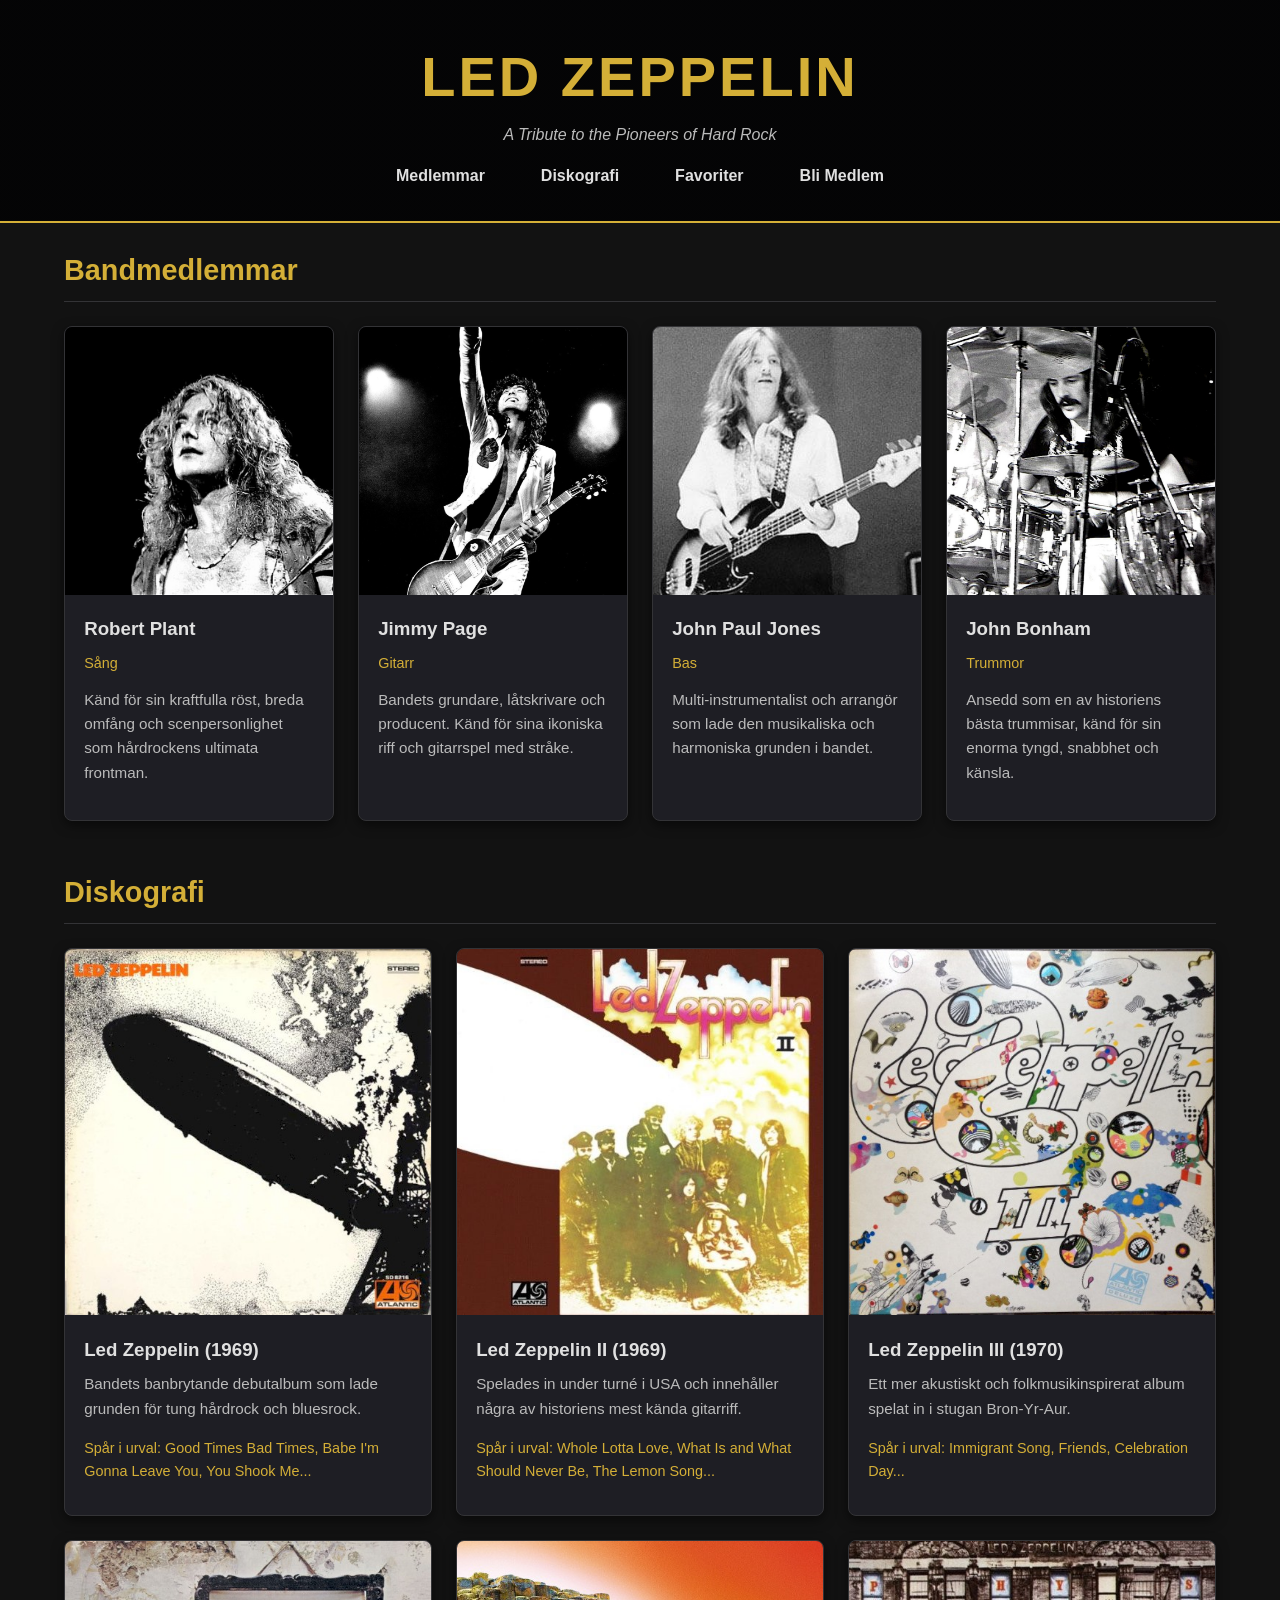
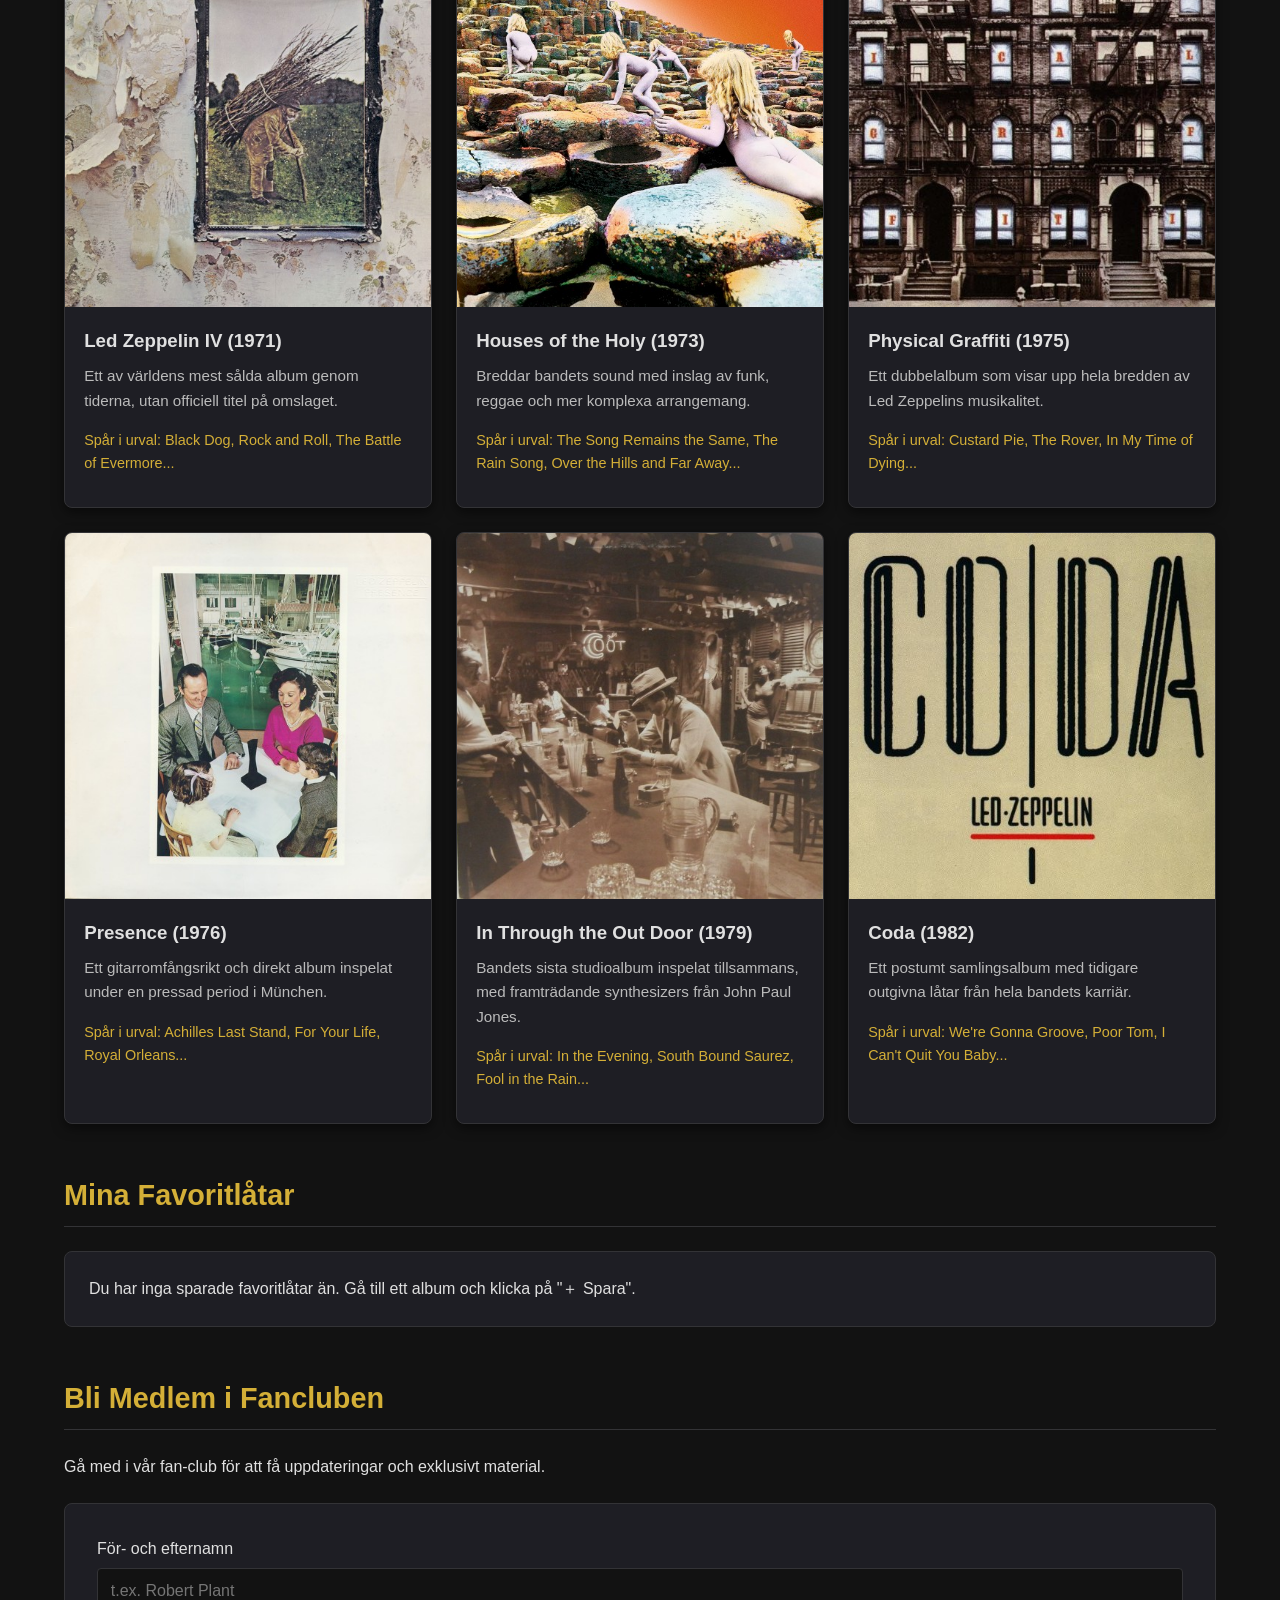
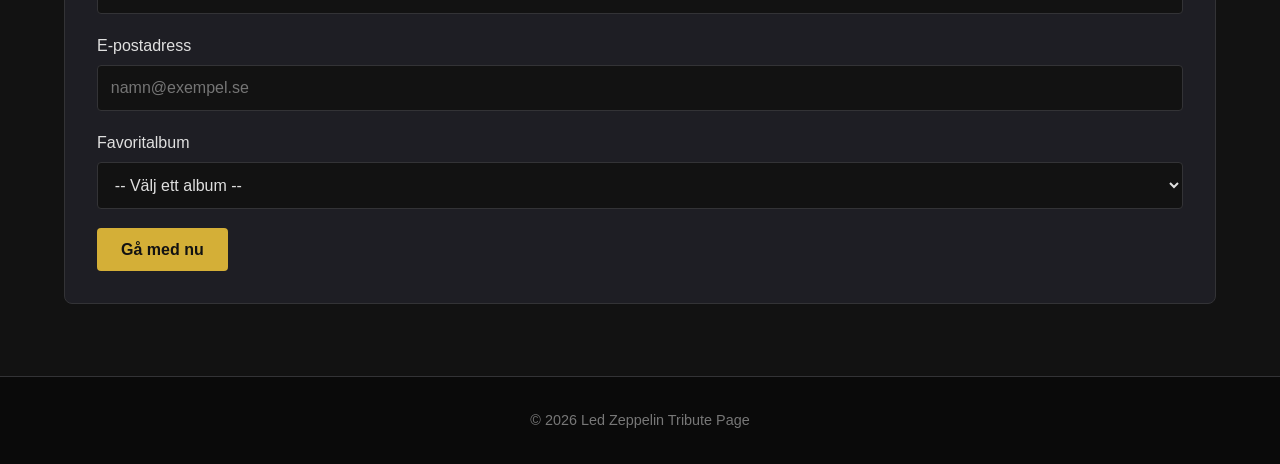
<file: index.html>
<!DOCTYPE html>
<html lang="sv">
<head>
    <meta charset="UTF-8">
    <meta name="viewport" content="width=device-width, initial-scale=1.0">
    <title>Led Zeppelin - A Tribute</title>
    <link rel="stylesheet" href="css/style.css">
</head>
<body>

    <header class="site-header">
        <div class="header-content">
            <h1>LED ZEPPELIN</h1>
            <p class="subtitle">A Tribute to the Pioneers of Hard Rock</p>
        </div>
        <nav class="main-nav">
            <ul>
                <li><a href="#members">Medlemmar</a></li>
                <li><a href="#albums">Diskografi</a></li>
                <li><a href="#favorites">Favoriter</a></li>
                <li><a href="#join-section">Bli Medlem</a></li>
            </ul>
        </nav>
    </header>

    <main class="container">

        <section id="members" class="section">
            <h2>Bandmedlemmar</h2>
            <div class="grid-container members-grid">
                </div>
        </section>

        <section id="albums" class="section">
            <h2>Diskografi</h2>
            <div class="grid-container albums-grid">
                </div>
        </section>

        <section id="favorites" class="favorite-tracks-section section">
            <h2>Mina Favoritlåtar</h2>
            <div id="favorite-tracks-container">
                </div>
        </section>

        <section id="join-section" class="form-section section">
            <h2>Bli Medlem i Fancluben</h2>
            <p style="margin-bottom: 1.5rem;">Gå med i vår fan-club för att få uppdateringar och exklusivt material.</p>
            
            <form id="signup-form" novalidate>
                <div class="form-group">
                    <label for="fullname">För- och efternamn</label>
                    <input type="text" id="fullname" class="form-control" placeholder="t.ex. Robert Plant">
                    <span class="error-message"></span>
                </div>

                <div class="form-group">
                    <label for="email">E-postadress</label>
                    <input type="email" id="email" class="form-control" placeholder="namn@exempel.se">
                    <span class="error-message"></span>
                </div>

                <div class="form-group">
                    <label for="favorite-album">Favoritalbum</label>
                    <select id="favorite-album" class="form-control">
                        <option value="">-- Välj ett album --</option>
                        <option value="Led Zeppelin I">Led Zeppelin I (1969)</option>
                        <option value="Led Zeppelin II">Led Zeppelin II (1969)</option>
                        <option value="Led Zeppelin III">Led Zeppelin III (1970)</option>
                        <option value="Led Zeppelin IV">Led Zeppelin IV (1971)</option>
                        <option value="Houses of the Holy">Houses of the Holy (1973)</option>
                        <option value="Physical Graffiti">Physical Graffiti (1975)</option>
                        <option value="Presence">Presence (1976)</option>
                        <option value="In Through the Out Door">In Through the Out Door (1979)</option>
                        <option value="Coda">Coda (1982)</option>
                    </select>
                    <span class="error-message"></span>
                </div>

                <button type="submit" class="btn-submit">Gå med nu</button>
                <div id="form-feedback" class="form-feedback hidden"></div>
            </form>
        </section>

    </main>

    <footer class="site-footer">
        <p>&copy; 2026 Led Zeppelin Tribute Page</p>
    </footer>

    <script src="js/main.js"></script>
    <script src="js/validation.js"></script>
</body>
</html>
</file>
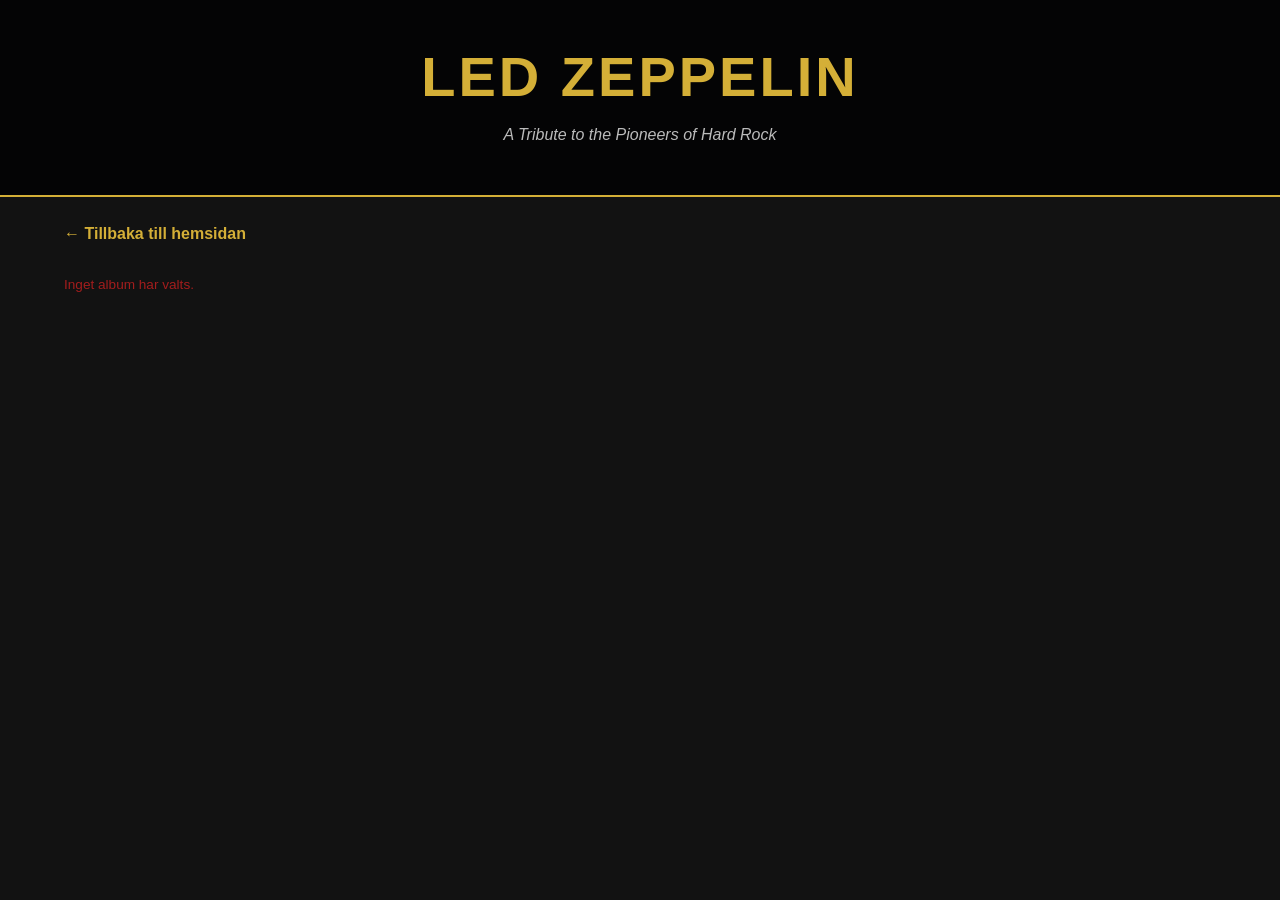
<file: album-details.html>
<!DOCTYPE html>
<html lang="sv">
<head>
    <meta charset="UTF-8">
    <meta name="viewport" content="width=device-width, initial-scale=1.0">
    <title>Albumdetaljer - Led Zeppelin</title>
    <link rel="stylesheet" href="css/style.css">
</head>
<body>

    <header class="site-header">
        <h1>LED ZEPPELIN</h1>
        <p class="subtitle">A Tribute to the Pioneers of Hard Rock</p>
       
    </header>

    <main class="container">
        <a href="index.html" class="back-link">&larr; Tillbaka till hemsidan</a>
        
        <section id="album-detail-container" class="album-detail-container">
            <p>Laddar album... </p>
        </section>
    </main>

    <script src="js/main.js"></script>
</body>
</html>
</file>
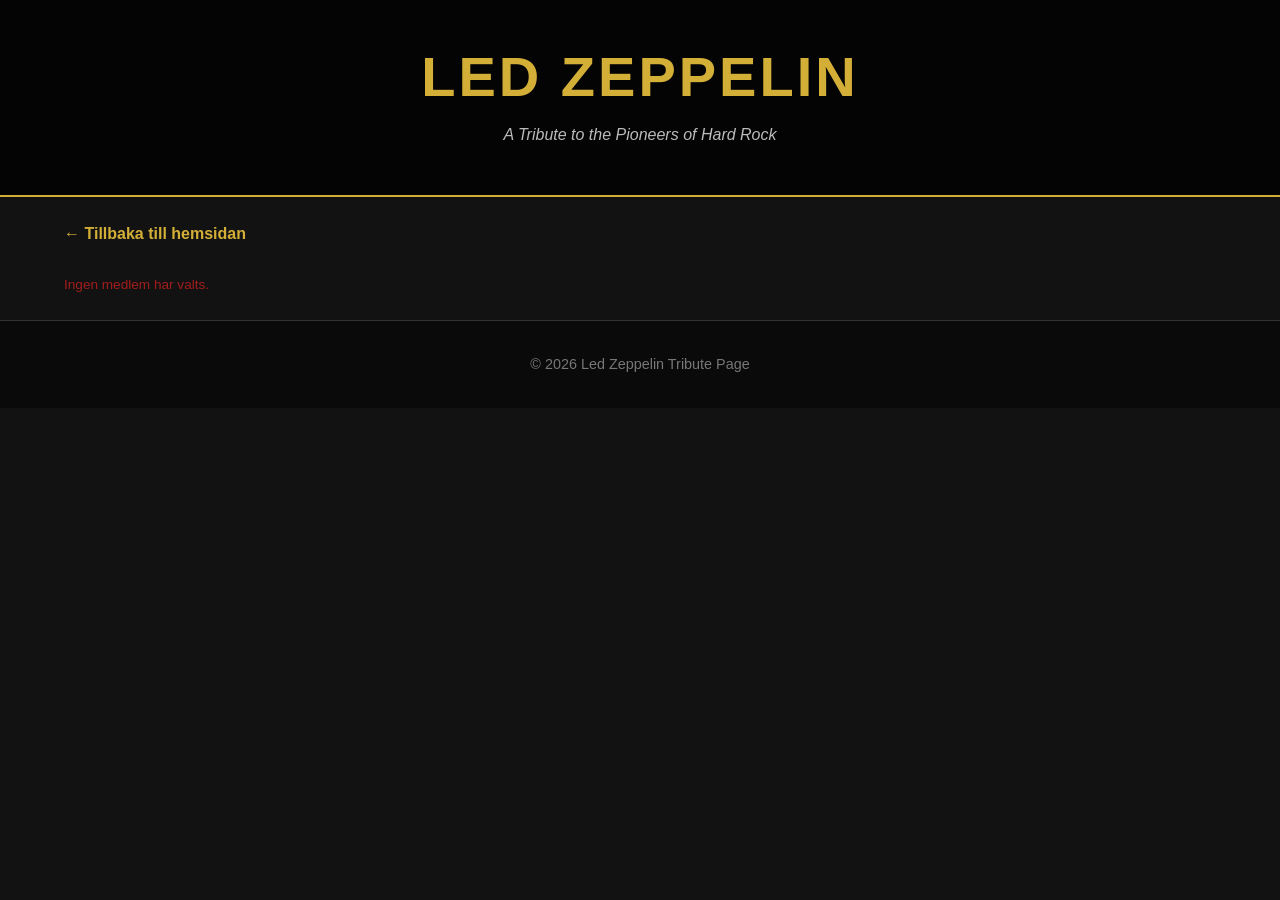
<file: member-details.html>
<!DOCTYPE html>
<html lang="sv">
<head>
    <meta charset="UTF-8">
    <meta name="viewport" content="width=device-width, initial-scale=1.0">
    <title>Medlemsdetaljer - Led Zeppelin</title>
    <link rel="stylesheet" href="css/style.css">
</head>
<body>

    <header class="site-header">
        <h1>LED ZEPPELIN</h1>
        <p class="subtitle">A Tribute to the Pioneers of Hard Rock</p>
        
    </header>

    <main class="container">
        <a href="index.html" class="back-link">&larr; Tillbaka till hemsidan</a>
        
        <section id="member-detail-container" class="member-detail-container">
            <p>Laddar medlemsinformation... </p>
        </section>
    </main>

    <footer class="site-footer">
        <p>&copy; 2026 Led Zeppelin Tribute Page</p>
    </footer>

    <script src="js/main.js"></script>
</body>
</html>
</file>
<file: css/style.css>
:root {
  --bg-primary: #121212;        
  --bg-secondary: #1E1E24;      
  --text-main: #E0E0E0;        
  --accent-gold: #D4AF37;       
  --accent-hover: #F0C441;      
  --accent-crimson: #A31D1D;    
  --border-color: #333336;      
}


* {
    box-sizing: border-box;
    margin: 0;
    padding: 0;
}


img {
    max-width: 100%;
    height: auto;
    display: block;
}

body {
    font-family: 'Segoe UI', Tahoma, Geneva, Verdana, sans-serif;
    line-height: 1.6;
    background-color: var(--bg-primary);
    color: var(--text-main);
}

/* --- HEADER & NAV --- */
.site-header {
    background: linear-gradient(rgba(0,0,0,0.85), rgba(0,0,0,0.85)), var(--bg-secondary);
    color: var(--accent-gold);
    text-align: center;
    padding: 2rem 1rem;
    border-bottom: 2px solid var(--accent-gold);
}

.site-header h1 {
    font-size: 2.5rem;
    letter-spacing: 3px;
}

.subtitle {
    font-style: italic;
    color: #bbb;
    margin-bottom: 1rem;
}

.main-nav ul {
    list-style: none;
    display: flex;
    justify-content: center;
    gap: 1.5rem;
    flex-wrap: wrap;
}

.main-nav a {
    color: var(--text-main);
    text-decoration: none;
    font-weight: bold;
    padding: 0.5rem 1rem;
    transition: color 0.3s ease;
}

.main-nav a:hover,
.main-nav a.active {
    color: var(--accent-gold);
}
/* --- CONTAINER & SECTIONS --- */
.container {
    max-width: 1200px;
    margin: 0 auto;
    padding: 1.5rem;
}

.section {
    margin-bottom: 3rem;
}

.section h2 {
    color: var(--accent-gold);
    border-bottom: 1px solid var(--border-color);
    padding-bottom: 0.5rem;
    margin-bottom: 1.5rem;
    font-size: 1.8rem;
}

/* --- CSS GRID LAYOUT --- */
.grid-container {
    display: grid;
    gap: 1.5rem;
    grid-template-columns: 1fr;
}

/* --- KORT --- */
.card {
    background-color: var(--bg-secondary);
    border-radius: 8px;
    overflow: hidden;
    border: 1px solid var(--border-color);
    display: flex;
    flex-direction: column;
    box-shadow: 0 4px 12px rgba(0, 0, 0, 0.5);
    transition: transform 0.3s ease, box-shadow 0.3s ease, border-color 0.3s ease;
}


.card:hover {
    transform: translateY(-6px);
    box-shadow: 0 8px 24px rgba(212, 175, 55, 0.2);
    border-color: var(--accent-gold);
}

.card img {
    width: 100%;
    height: auto;
    aspect-ratio: 1 / 1;
    object-fit: cover;
    display: block;
}

.card-body {
    padding: 1.2rem;
    display: flex;
    flex-direction: column;
    flex-grow: 1;
}

.card-title {
    color: var(--text-main);
    margin-bottom: 0.5rem;
}

.card-subtitle {
    color: var(--accent-gold);
    font-size: 0.9rem;
    margin-bottom: 0.8rem;
}

.card-text {
    font-size: 0.95rem;
    color: #bbb;
    margin-bottom: 1rem;
}

/* --- KLICKBARA LÄNKAR I KORT --- */
.card-link {
    text-decoration: none;
    color: inherit;
    display: flex;
    flex-direction: column;
    height: 100%;
}

.card-link:visited,
.card-link:active,
.card-link:focus {
    color: inherit;
    text-decoration: none;
}

/* --- Album-details & Member-details --- */
.back-link {
    display: inline-block;
    color: var(--accent-gold);
    text-decoration: none;
    font-weight: bold;
    margin-bottom: 1.5rem;
    transition: color 0.2s ease;
}

.back-link:hover {
    color: var(--accent-hover);
    text-decoration: underline;
}

.album-detail-card {
    background-color: var(--bg-secondary);
    border: 1px solid var(--border-color);
    border-radius: 8px;
    padding: 1.5rem;
    display: flex;
    flex-direction: column;
    gap: 1.5rem;
}

.album-detail-card img {
    width: 100%;
    max-width: 350px;
    border-radius: 6px;
    object-fit: cover;
    margin: 0 auto;
}

.album-detail-info h2 {
    color: var(--accent-gold);
    margin-bottom: 0.5rem;
}

.album-detail-info .description {
    margin-bottom: 1.5rem;
    color: var(--text-main);
}

.album-detail-info h3 {
    color: var(--text-main);
    border-bottom: 1px solid var(--border-color);
    padding-bottom: 0.3rem;
    margin-bottom: 0.8rem;
}

/* --- LÅTLISTA --- */
.track-list {
    list-style: none;
    counter-reset: track-counter;
    padding: 0;
    margin-top: 1rem;
}

.track-list li {
    counter-increment: track-counter;
    display: flex;
    align-items: center;
    padding: 0.6rem 0.8rem;
    margin-bottom: 0.4rem;
    background-color: var(--bg-primary);
    border-radius: 4px;
    border-left: 3px solid transparent;
    transition: background-color 0.2s ease, border-color 0.2s ease;
    font-size: 0.95rem;
    color: var(--text-main);
}

.track-list li::before {
    content: counter(track-counter, decimal-leading-zero);
    color: var(--accent-gold);
    font-weight: bold;
    font-size: 0.85rem;
    min-width: 2rem;
}

.track-list li:hover {
    background-color: #1a1a20;
    border-left-color: var(--accent-gold);
}

.track-list li.track-item {
    display: flex;
    justify-content: space-between;
    align-items: center;
}

/* Spara-knapp i låtlistan */
.fav-btn {
    background-color: transparent;
    border: 1px solid var(--accent-gold);
    color: var(--accent-gold);
    padding: 0.3rem 0.6rem;
    border-radius: 4px;
    cursor: pointer;
    font-size: 0.8rem;
    transition: all 0.2s ease;
}

.fav-btn:hover {
    background-color: var(--accent-gold);
    color: var(--bg-primary);
}

.fav-btn.saved {
    background-color: var(--accent-gold);
    color: var(--bg-primary);
}

/* --- FAVORITLÅTAR (LOCAL STORAGE) --- */
#favorite-tracks-container {
    background-color: var(--bg-secondary);
    padding: 1.5rem;
    border-radius: 8px;
    border: 1px solid var(--border-color);
}

.favorite-list {
    list-style: none;
    padding: 0;
}

.favorite-list li {
    display: flex;
    justify-content: space-between;
    align-items: center;
    padding: 0.6rem 0;
    border-bottom: 1px solid var(--border-color);
}

.remove-fav-btn {
    background: none;
    border: none;
    color: var(--accent-crimson);
    cursor: pointer;
    font-size: 0.85rem;
    font-weight: bold;
    transition: color 0.2s ease;
}

.remove-fav-btn:hover {
    color: #ff4d4d;
    text-decoration: underline;
}

/* --- FORMULÄR --- */
#signup-form {
    background-color: var(--bg-secondary);
    padding: 2rem;
    border-radius: 8px;
    border: 1px solid var(--border-color);
}

.form-group {
    margin-bottom: 1.2rem;
}

.form-group label {
    display: block;
    margin-bottom: 0.4rem;
    color: var(--text-main);
}

.form-control {
    width: 100%;
    padding: 0.8rem;
    border: 1px solid var(--border-color);
    border-radius: 4px;
    background-color: var(--bg-primary);
    color: var(--text-main);
    font-size: 1rem;
}

.form-control:focus {
    outline: none;
    border-color: var(--accent-gold);
}

.error-message {
    color: var(--accent-crimson);
    font-size: 0.85rem;
    display: block;
    margin-top: 0.2rem;
}

.btn-submit {
    background-color: var(--accent-gold);
    color: var(--bg-primary);
    border: none;
    padding: 0.8rem 1.5rem;
    font-weight: bold;
    font-size: 1rem;
    border-radius: 4px;
    cursor: pointer;
    transition: background 0.3s ease;
}

.btn-submit:hover {
    background-color: var(--accent-hover);
}

.form-feedback {
    margin-top: 1rem;
    padding: 1rem;
    border-radius: 4px;
    background-color: #1b3e20;
    color: #a5d6a7;
    border: 1px solid #2e7d32;
}

.hidden {
    display: none !important;
}

/* --- MEDIA QUERIES --- */

/* Tablet (Minst 600px) */
@media (min-width: 600px) {
    .grid-container {
        grid-template-columns: repeat(2, 1fr);
    }
    
    .site-header h1 {
        font-size: 3rem;
    }

    .album-detail-card {
        flex-direction: row;
        align-items: flex-start;
    }

    .album-detail-card img {
        margin: 0;
    }
}

/* Desktop (Minst 1000px) */
@media (min-width: 1000px) {
    .members-grid {
        grid-template-columns: repeat(4, 1fr);
    }
    
    .albums-grid {
        grid-template-columns: repeat(3, 1fr);
    }
    
    .site-header h1 {
        font-size: 3.5rem;
    }
}

/* --- FOOTER --- */
.site-footer {
    text-align: center;
    padding: 2rem;
    background-color: #0a0a0a;
    color: #777;
    font-size: 0.9rem;
    border-top: 1px solid var(--border-color);
}
</file>
